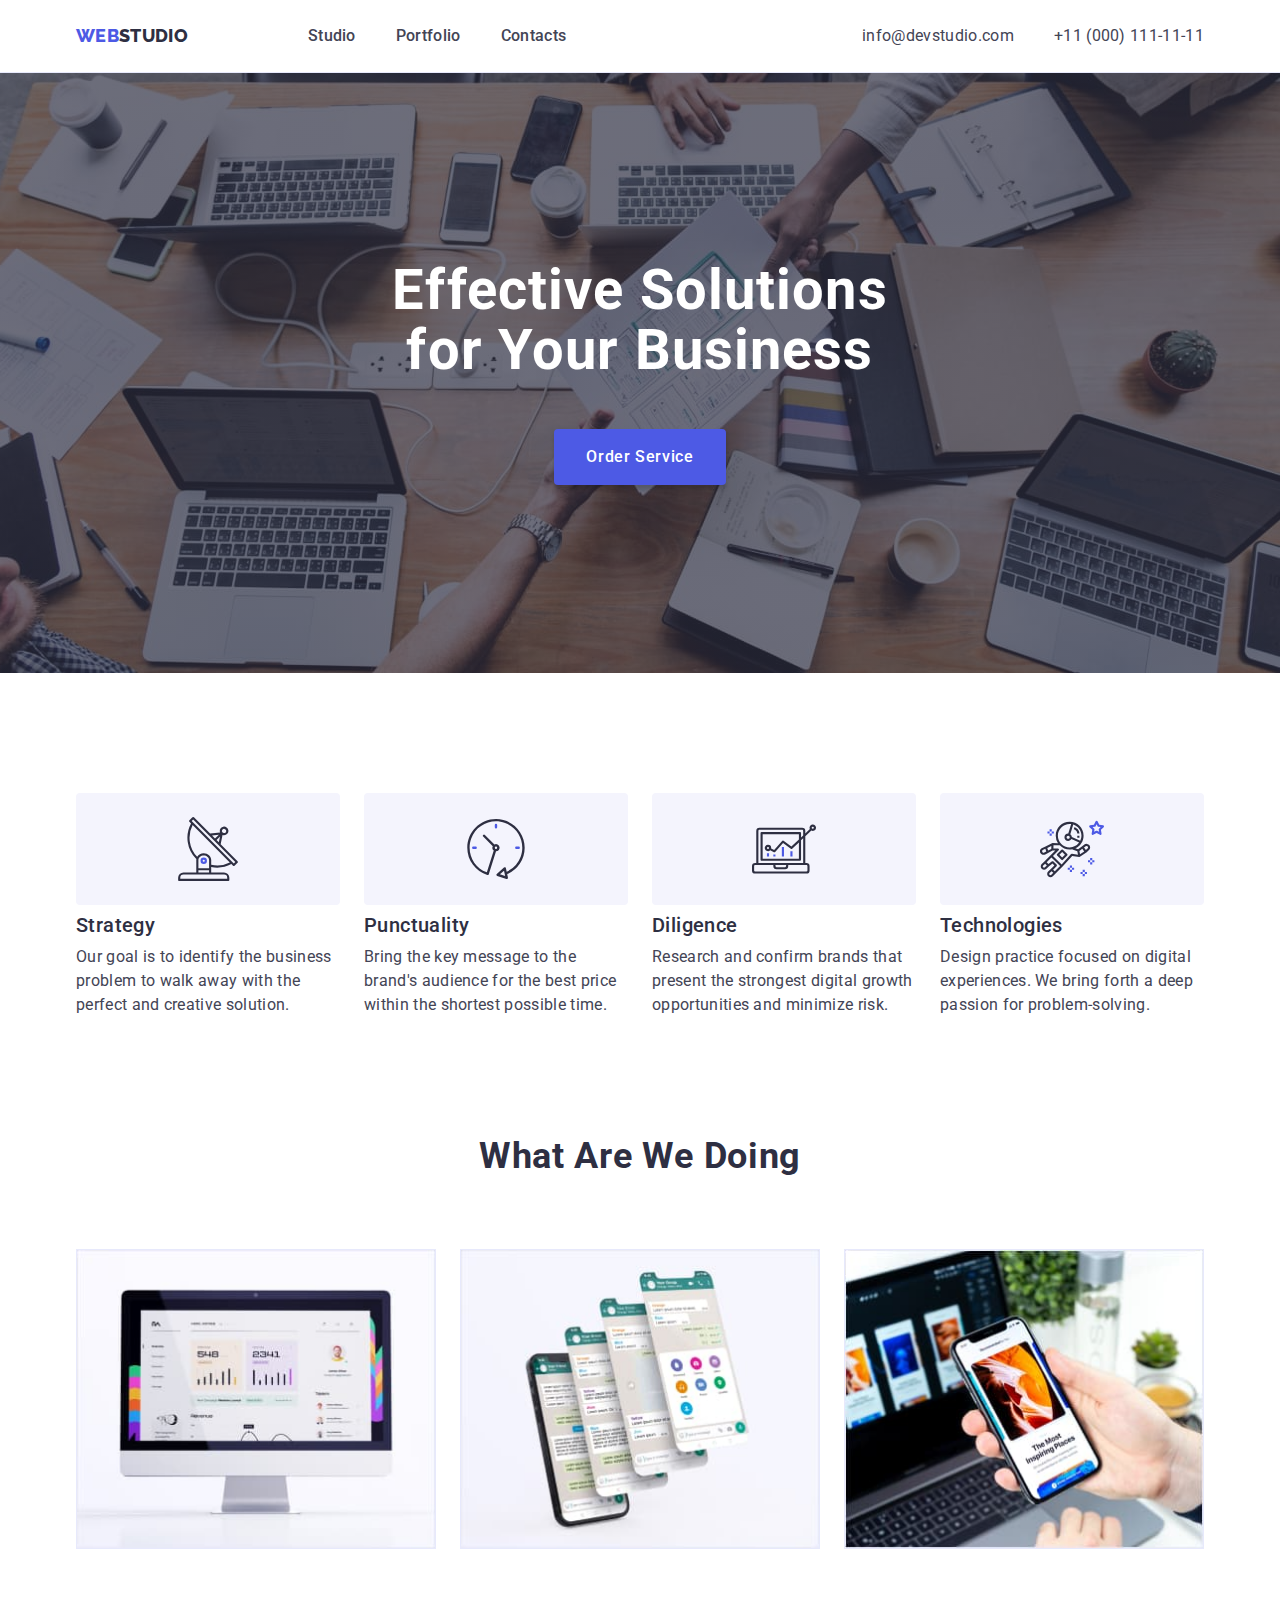
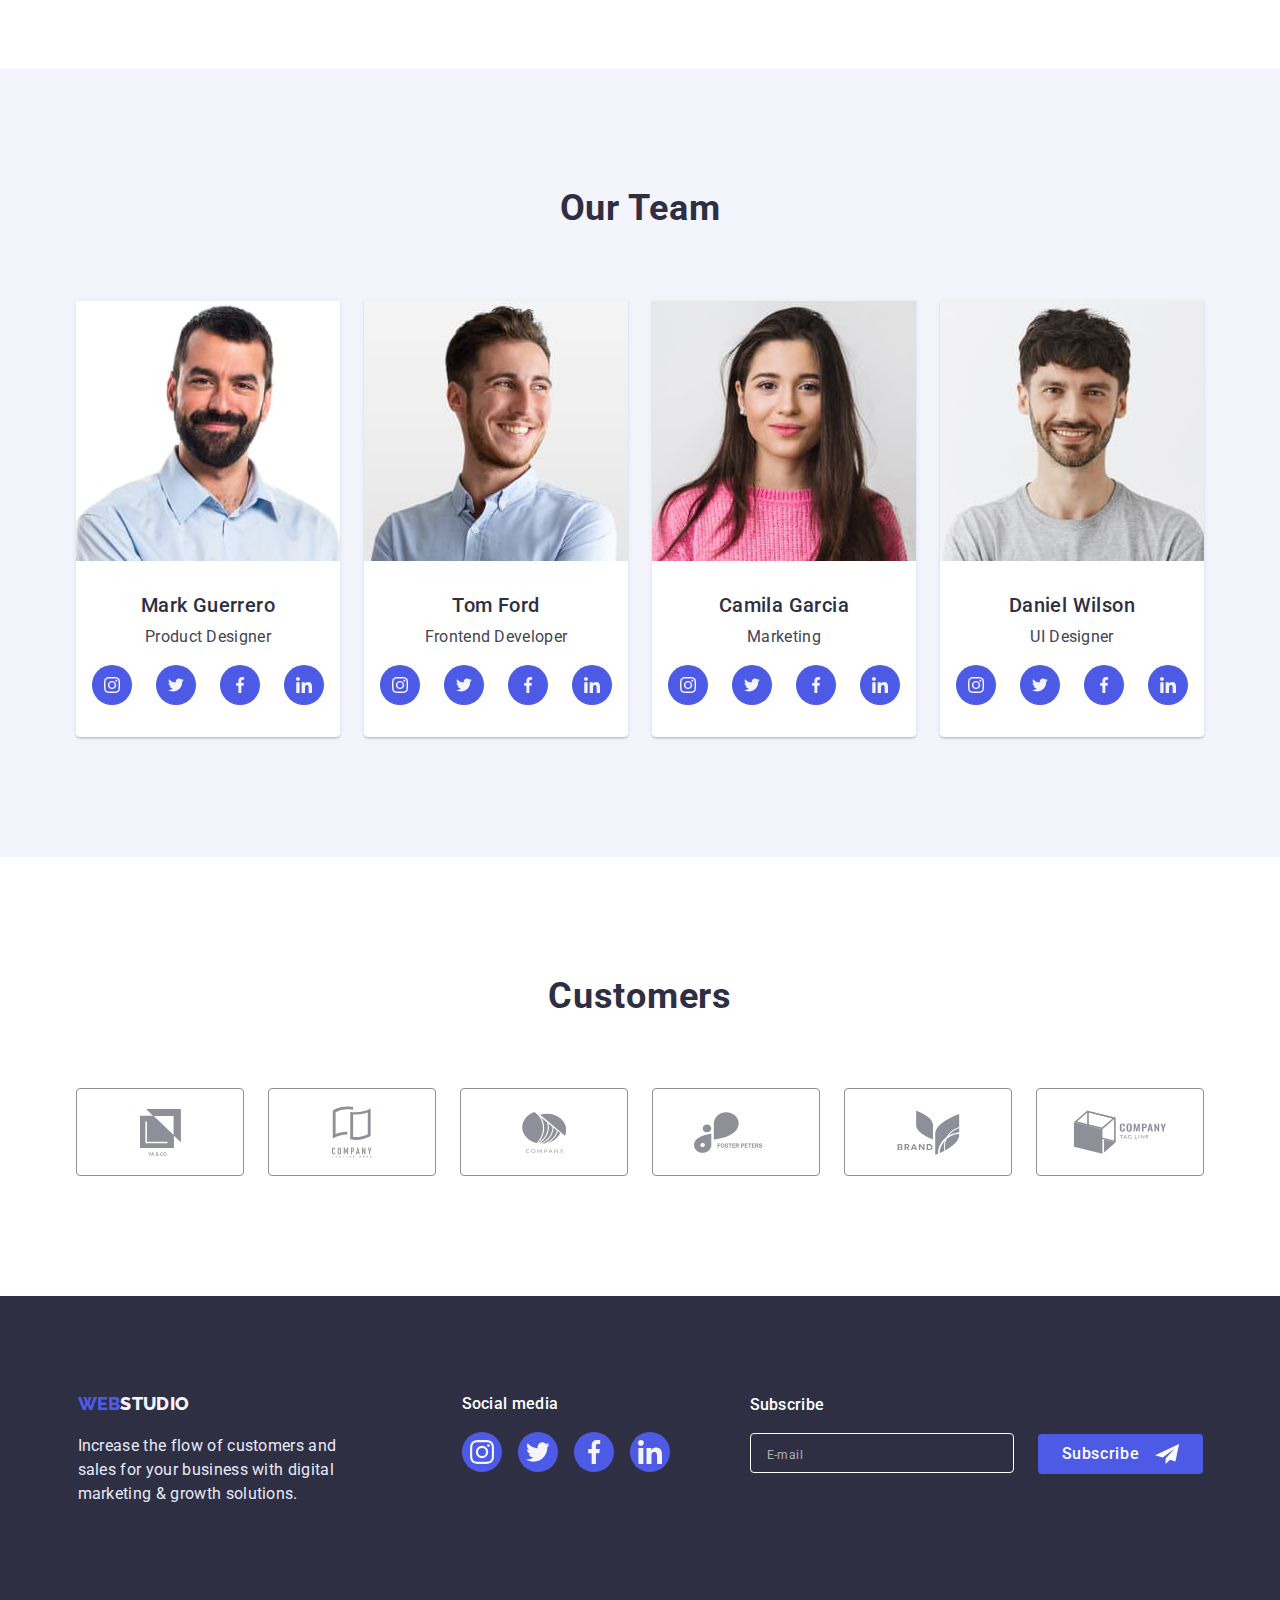
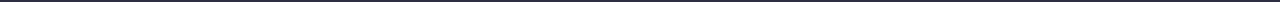
<file: index.html>
<!DOCTYPE html>
<html lang="en">
  <head>
    <meta charset="UTF-8" />
    <meta http-equiv="X-UA-Compatible" content="IE=edge" />
    <meta name="viewport" content="width=device-width, initial-scale=1.0" />
    <title>WebStudio</title>
    <link
      rel="stylesheet"
      href="https://cdn.jsdelivr.net/npm/modern-normalize@1.1.0/modern-normalize.min.css"
    />
    <link rel="stylesheet" href="./css/styles.css" />
    <link rel="preconnect" href="https://fonts.googleapis.com" />
    <link rel="preconnect" href="https://fonts.gstatic.com" crossorigin />
    <link
      href="https://fonts.googleapis.com/css2?family=Raleway:wght@800&family=Roboto:wght@400;500;700;900&display=swap"
      rel="stylesheet"
    />
  </head>
  <body>
    <!-- Шапка сайта с лого и навигацией -->
    <header class="page-header">
      <div class="container page-header-container">
        <nav class="page-nav">
          <a href="./index.html" class="logo">
            Web<span class="logo-second-color">Studio</span></a
          >
          <ul class="site-nav list">
            <li class="site-nav-item">
              <a href="./index.html">Studio</a>
            </li>
            <li class="site-nav-item">
              <a href="./portfolio.html">Portfolio</a>
            </li>
            <li class="site-nav-item"><a href="">Contacts</a></li>
          </ul>
        </nav>

        <address class="page-address">
          <ul class="contacts list">
            <li class="contacts-item">
              <a href="mailto:info@devstudio.com">info@devstudio.com</a>
            </li>
            <li class="contacts-item">
              <a href="tel:+110001111111">+11 (000) 111-11-11</a>
            </li>
          </ul>
        </address>

        <button type="button" class="mobile-menu-open js-open-menu">
          <svg class="mobile-menu-open-icon" width="32px" height="22px">
            <use href="./images/sprite.svg#icon-hamburger"></use>
          </svg>
        </button>
      </div>
      <div class="mobile-menu js-menu-container" id="mobile-menu">
        <div class="container mobile-menu-container">
          <button type="button" class="mobile-menu-close-btn js-close-menu">
            <svg class="mobile-menu-close-icon" width="8px" height="8px">
              <use href="./images/sprite.svg#icon-close-button"></use>
            </svg>
          </button>
          <div class="main-mobile-menu">
            <div class="mobile-menu-one">
              <ul class="site-nav-mobile list">
                <li class="site-mav-mobile-item"><a href="">Studio</a></li>
                <li class="site-mav-mobile-item"><a href="">Portfolio</a></li>
                <li class="site-mav-mobile-item"><a href="">Contacts</a></li>
              </ul>
            </div>
            <div class="mobile-menu-two">
              <ul class="contacts-mobile list">
                <li class="site-mav-mobile-item site-mav-mobile-item-tel">
                  <a href="tel:+110001111111">+11 (000) 111-11-11</a>
                </li>
                <li class="contacts-mobile-item">
                  <a href="mailto:info@devstudio.com">info@devstudio.com</a>
                </li>
              </ul>
              <ul class="social-media-mobile list">
                <li>
                  <a href="" class="social-list-link">
                    <svg class="social-media-icon" width="16px" height="16px">
                      <use href="./images/sprite.svg#icon-instagram"></use>
                    </svg>
                  </a>
                </li>
                <li>
                  <a href="" class="social-list-link">
                    <svg class="social-media-icon" width="16px" height="16px">
                      <use href="./images/sprite.svg#icon-twitter"></use>
                    </svg>
                  </a>
                </li>
                <li>
                  <a href="" class="social-list-link">
                    <svg class="social-media-icon" width="16px" height="16px">
                      <use href="./images/sprite.svg#icon-facebook"></use>
                    </svg>
                  </a>
                </li>
                <li>
                  <a href="" class="social-list-link">
                    <svg class="social-media-icon" width="16px" height="16px">
                      <use href="./images/sprite.svg#icon-linkedin"></use>
                    </svg>
                  </a>
                </li>
              </ul>
            </div>
          </div>
        </div>
      </div>
    </header>
    <!-- Главный контент -->
    <main>
      <!-- Блок герой -->
      <section class="hero">
        <div class="container">
          <h1 class="hero-title">Effective Solutions for Your Business</h1>
          <button type="button" class="hero-button" data-modal-open>
            Order Service
          </button>
        </div>
      </section>
      <!-- Преымущества -->
      <section class="container-advantages">
        <div class="container">
          <h2 class="section-title visually-hidden">Advantages</h2>
          <ul class="list advantages-list">
            <li class="advantages-list-item">
              <div class="advantages-box">
                <svg class="advantages-icon" width="64px" height="64px">
                  <use href="./images/sprite.svg#icon-antenna"></use>
                </svg>
              </div>

              <h3 class="item-title">Strategy</h3>
              <p class="section-item">
                Our goal is to identify the business problem to walk away with
                the perfect and creative solution.
              </p>
            </li>
            <li class="advantages-list-item">
              <div class="advantages-box">
                <svg class="advantages-icon" width="60px" height="64px">
                  <use href="./images/sprite.svg#icon-clock"></use>
                </svg>
              </div>

              <h3 class="item-title">Punctuality</h3>
              <p class="section-item">
                Bring the key message to the brand's audience for the best price
                within the shortest possible time.
              </p>
            </li>
            <li class="advantages-list-item">
              <div class="advantages-box">
                <svg class="advantages-icon" width="64px" height="64px">
                  <use href="./images/sprite.svg#icon-diagram"></use>
                </svg>
              </div>

              <h3 class="item-title">Diligence</h3>
              <p class="section-item">
                Research and confirm brands that present the strongest digital
                growth opportunities and minimize risk.
              </p>
            </li>
            <li class="advantages-list-item">
              <div class="advantages-box">
                <svg class="advantages-icon" width="64px" height="64px">
                  <use href="./images/sprite.svg#icon-astronaut"></use>
                </svg>
              </div>

              <h3 class="item-title">Technologies</h3>
              <p class="section-item">
                Design practice focused on digital experiences. We bring forth a
                deep passion for problem-solving.
              </p>
            </li>
          </ul>
        </div>
      </section>
      <!-- Что делают -->
      <section class="container-work">
        <div class="container">
          <h2 class="section-title">What are we doing</h2>
          <ul class="list works-list">
            <li class="work-list-item">
              <img
                srcset="./images/img1@2x.jpg 2x"
                src="./images/img1.jpg"
                alt="computer"
                width="360"
              />
            </li>
            <li class="work-list-item">
              <img
                srcset="./images/img2@2x.jpg 2x"
                src="./images/img2.jpg"
                alt="sreen-of-smartphone"
                width="360"
              />
            </li>
            <li class="work-list-item">
              <img
                srcset="./images/img3@2x.jpg 2x"
                src="./images/img3.jpg"
                alt="hand-holding-a-pnone-and-using-a-alaptop"
                width="360"
              />
            </li>
          </ul>
        </div>
      </section>
      <!-- Секция с командой -->
      <section class="team-section team-container">
        <div class="container">
          <h2 class="section-title">Our Team</h2>
          <ul class="list team-list">
            <li class="team-list-item">
              <img
                srcset="./images/mark@2x.jpg 2x"
                src="./images/mark.jpg"
                alt="portrait"
                width="264"
              />
              <h3 class="item-title item-title-team">Mark Guerrero</h3>
              <p class="section-item">Product Designer</p>
              <ul class="social-list list">
                <li>
                  <a href="" class="social-list-link">
                    <svg class="social-media-icon" width="16px" height="16px">
                      <use href="./images/sprite.svg#icon-instagram"></use>
                    </svg>
                  </a>
                </li>
                <li>
                  <a href="" class="social-list-link">
                    <svg class="social-media-icon" width="16px" height="16px">
                      <use href="./images/sprite.svg#icon-twitter"></use>
                    </svg>
                  </a>
                </li>
                <li>
                  <a href="" class="social-list-link">
                    <svg class="social-media-icon" width="16px" height="16px">
                      <use href="./images/sprite.svg#icon-facebook"></use>
                    </svg>
                  </a>
                </li>
                <li>
                  <a href="" class="social-list-link">
                    <svg class="social-media-icon" width="16px" height="16px">
                      <use href="./images/sprite.svg#icon-linkedin"></use>
                    </svg>
                  </a>
                </li>
              </ul>
            </li>
            <li class="team-list-item">
              <img
                srcset="./images/tom@2x.jpg 2x"
                src="./images/tom.jpg"
                alt="portrait"
                width="264"
              />
              <h3 class="item-title item-title-team">Tom Ford</h3>
              <p class="section-item">Frontend Developer</p>
              <ul class="social-list list">
                <li>
                  <a href="" class="social-list-link">
                    <svg class="social-media-icon" width="16px" height="16px">
                      <use href="./images/sprite.svg#icon-instagram"></use>
                    </svg>
                  </a>
                </li>
                <li>
                  <a href="" class="social-list-link">
                    <svg class="social-media-icon" width="16px" height="16px">
                      <use href="./images/sprite.svg#icon-twitter"></use>
                    </svg>
                  </a>
                </li>
                <li>
                  <a href="" class="social-list-link">
                    <svg class="social-media-icon" width="16px" height="16px">
                      <use href="./images/sprite.svg#icon-facebook"></use>
                    </svg>
                  </a>
                </li>
                <li>
                  <a href="" class="social-list-link">
                    <svg class="social-media-icon" width="16px" height="16px">
                      <use href="./images/sprite.svg#icon-linkedin"></use>
                    </svg>
                  </a>
                </li>
              </ul>
            </li>
            <li class="team-list-item">
              <img
                srcset="./images/camola@2x.jpg 2x"
                src="./images/camila.jpg"
                alt="portrait"
                width="264"
              />
              <h3 class="item-title item-title-team">Camila Garcia</h3>
              <p class="section-item">Marketing</p>
              <ul class="social-list list">
                <li>
                  <a href="" class="social-list-link">
                    <svg class="social-media-icon" width="16px" height="16px">
                      <use href="./images/sprite.svg#icon-instagram"></use>
                    </svg>
                  </a>
                </li>
                <li>
                  <a href="" class="social-list-link">
                    <svg class="social-media-icon" width="16px" height="16px">
                      <use href="./images/sprite.svg#icon-twitter"></use>
                    </svg>
                  </a>
                </li>
                <li>
                  <a href="" class="social-list-link">
                    <svg class="social-media-icon" width="16px" height="16px">
                      <use href="./images/sprite.svg#icon-facebook"></use>
                    </svg>
                  </a>
                </li>
                <li>
                  <a href="" class="social-list-link">
                    <svg class="social-media-icon" width="16px" height="16px">
                      <use href="./images/sprite.svg#icon-linkedin"></use>
                    </svg>
                  </a>
                </li>
              </ul>
            </li>
            <li class="team-list-item">
              <img
                srcset="./images/daniel@2x.jpg 2x"
                src="./images/daniel.jpg"
                alt="portrait"
                width="264"
              />
              <h3 class="item-title item-title-team">Daniel Wilson</h3>
              <p class="section-item">UI Designer</p>
              <ul class="social-list list">
                <li>
                  <a href="" class="social-list-link">
                    <svg class="social-media-icon" width="16px" height="16px">
                      <use href="./images/sprite.svg#icon-instagram"></use>
                    </svg>
                  </a>
                </li>
                <li>
                  <a href="" class="social-list-link">
                    <svg class="social-media-icon" width="16px" height="16px">
                      <use href="./images/sprite.svg#icon-twitter"></use>
                    </svg>
                  </a>
                </li>
                <li>
                  <a href="" class="social-list-link">
                    <svg class="social-media-icon" width="16px" height="16px">
                      <use href="./images/sprite.svg#icon-facebook"></use>
                    </svg>
                  </a>
                </li>
                <li>
                  <a href="" class="social-list-link">
                    <svg class="social-media-icon" width="16px" height="16px">
                      <use href="./images/sprite.svg#icon-linkedin"></use>
                    </svg>
                  </a>
                </li>
              </ul>
            </li>
          </ul>
        </div>
      </section>
      <section class="customers-container">
        <div class="container">
          <h2 class="section-title">Customers</h2>
          <ul class="list customer-list">
            <li class="customer-list-item">
              <a href="" class="customer-link">
                <svg class="customer-icon" width="41px" height="47px">
                  <use href="./images/sprite.svg#icon-company1"></use>
                </svg>
              </a>
            </li>
            <li class="customer-list-item">
              <a href="" class="customer-link">
                <svg class="customer-icon" width="40px" height="52px">
                  <use href="./images/sprite.svg#icon-company2"></use>
                </svg>
              </a>
            </li>
            <li class="customer-list-item">
              <a href="" class="customer-link">
                <svg class="customer-icon" width="44px" height="41px">
                  <use href="./images/sprite.svg#icon-company3"></use>
                </svg>
              </a>
            </li>
            <li class="customer-list-item">
              <a href="" class="customer-link">
                <svg class="customer-icon" width="84px" height="41px">
                  <use href="./images/sprite.svg#icon-company4"></use>
                </svg>
              </a>
            </li>
            <li class="customer-list-item">
              <a href="" class="customer-link">
                <svg class="customer-icon" width="63px" height="45px">
                  <use href="./images/sprite.svg#icon-company5"></use>
                </svg>
              </a>
            </li>
            <li class="customer-list-item">
              <a href="" class="customer-link">
                <svg class="customer-icon" width="94px" height="44px">
                  <use href="./images/sprite.svg#icon-company6"></use>
                </svg>
              </a>
            </li>
          </ul>
        </div>
      </section>
    </main>
    <footer class="page-footer container-footer">
      <div class="container footer-full-flex">
        <div class="footer-tablet-wrapper">
          <div class="footer-logo-block footer-block">
            <a href="./index.html" class="logo logo-footer">
              Web<span class="logo-third-color">Studio</span>
            </a>
            <p class="footer-item">
              Increase the flow of customers and sales for your business with
              digital marketing & growth solutions.
            </p>
          </div>
          <div class="footer-social-media-block footer-block">
            <p class="footer-social-media-text">Social media</p>
            <ul class="list footer-social-media-list">
              <li>
                <a href="" class="footer-social-list-link">
                  <svg class="social-media-icon" width="24px" height="24px">
                    <use href="./images/sprite.svg#icon-instagram"></use>
                  </svg>
                </a>
              </li>
              <li>
                <a href="" class="footer-social-list-link">
                  <svg class="social-media-icon" width="24px" height="24px">
                    <use href="./images/sprite.svg#icon-twitter"></use>
                  </svg>
                </a>
              </li>
              <li>
                <a href="" class="footer-social-list-link">
                  <svg class="social-media-icon" width="24px" height="24px">
                    <use href="./images/sprite.svg#icon-facebook"></use>
                  </svg>
                </a>
              </li>
              <li>
                <a href="" class="footer-social-list-link">
                  <svg class="social-media-icon" width="24px" height="24px">
                    <use href="./images/sprite.svg#icon-linkedin"></use>
                  </svg>
                </a>
              </li>
            </ul>
          </div>
        </div>
        <div class="footer-subscribe-field footer-block">
          <p class="footer-subscribe-text">Subscribe</p>
          <form class="footer-subscribe-form">
            <div class="footer-subscribe-wrapper">
              <input
                type="email"
                name="email_subscribe"
                class="footer-subscribe-input"
                placeholder="E-mail"
                pattern="[a-z0-9._%+-]+@[a-z0-9.-]+\.[a-z]{2,4}$"
              />
              <button type="submit" class="subsribe-btn">
                Subscribe
                <svg class="footer-subscribe-icon" width="24px" height="20px">
                  <use href="./images/icons.svg#icon-send"></use>
                </svg>
              </button>
            </div>
          </form>
        </div>
      </div>
    </footer>

    <div class="backdrop is-hidden" data-modal>
      <div class="modal">
        <button type="button" class="modal-close-btn" data-modal-close>
          <svg class="modal-close-icon" width="8px" height="8px">
            <use href="./images/sprite.svg#icon-close-button"></use>
          </svg>
        </button>
        <form class="modal-form">
          <p class="modal-form-text">
            Leave your contacts and we will call you back
          </p>
          <label class="modal-form-field">
            <span class="modal-form-input-descr">Name</span>

            <span class="modal-form-input-wrapper">
              <input
                type="text"
                class="modal-form-input"
                name="user_name"
                pattern="[a-zA-Z]+"
                minlength="2"
              />
              <svg class="modal-form-input-icon">
                <use href="./images/icons.svg#icon-person"></use>
              </svg>
            </span>
          </label>
          <label class="modal-form-field">
            <span class="modal-form-input-descr">Phone</span>
            <span class="modal-form-input-wrapper">
              <input
                type="tel"
                class="modal-form-input"
                name="user_phone"
                pattern="[0-9]{3}-[0-9]{3}-[0-9]{2}-[0-9]{2}"
                title="xxx-xxx-xx-xx"
              />
              <svg class="modal-form-input-icon">
                <use href="./images/icons.svg#icon-phone"></use>
              </svg>
            </span>
          </label>
          <label class="modal-form-field">
            <span class="modal-form-input-descr">Email</span>
            <span class="modal-form-input-wrapper">
              <input
                type="email"
                class="modal-form-input"
                name="user_email"
                pattern="[a-z0-9._%+-]+@[a-z0-9.-]+\.[a-z]{2,4}$"
              />
              <svg class="modal-form-input-icon">
                <use href="./images/icons.svg#icon-email"></use>
              </svg>
            </span>
          </label>
          <label class="modal-form-field">
            <span class="modal-form-input-descr">Comment</span>
            <textarea
              class="modal-form-message"
              name="user_message"
              placeholder="Text input"
            ></textarea>
          </label>
          <input
            id="user-policy"
            type="checkbox"
            class="modal-form-check visually-hidden"
            name="user_policy"
          />
          <label for="user-policy" class="modal-form-check-descr"
            >I accept the terms and conditions of the&nbsp;
            <a class="modal-policy-link" href="">Privacy Policy</a>
          </label>
          <button class="modal-form-submit" type="submit">Send</button>
        </form>
      </div>
    </div>
    <script src="./js/modal.js"></script>
    <script src="./js/mobile-menu.js"></script>
  </body>
</html>
</file>
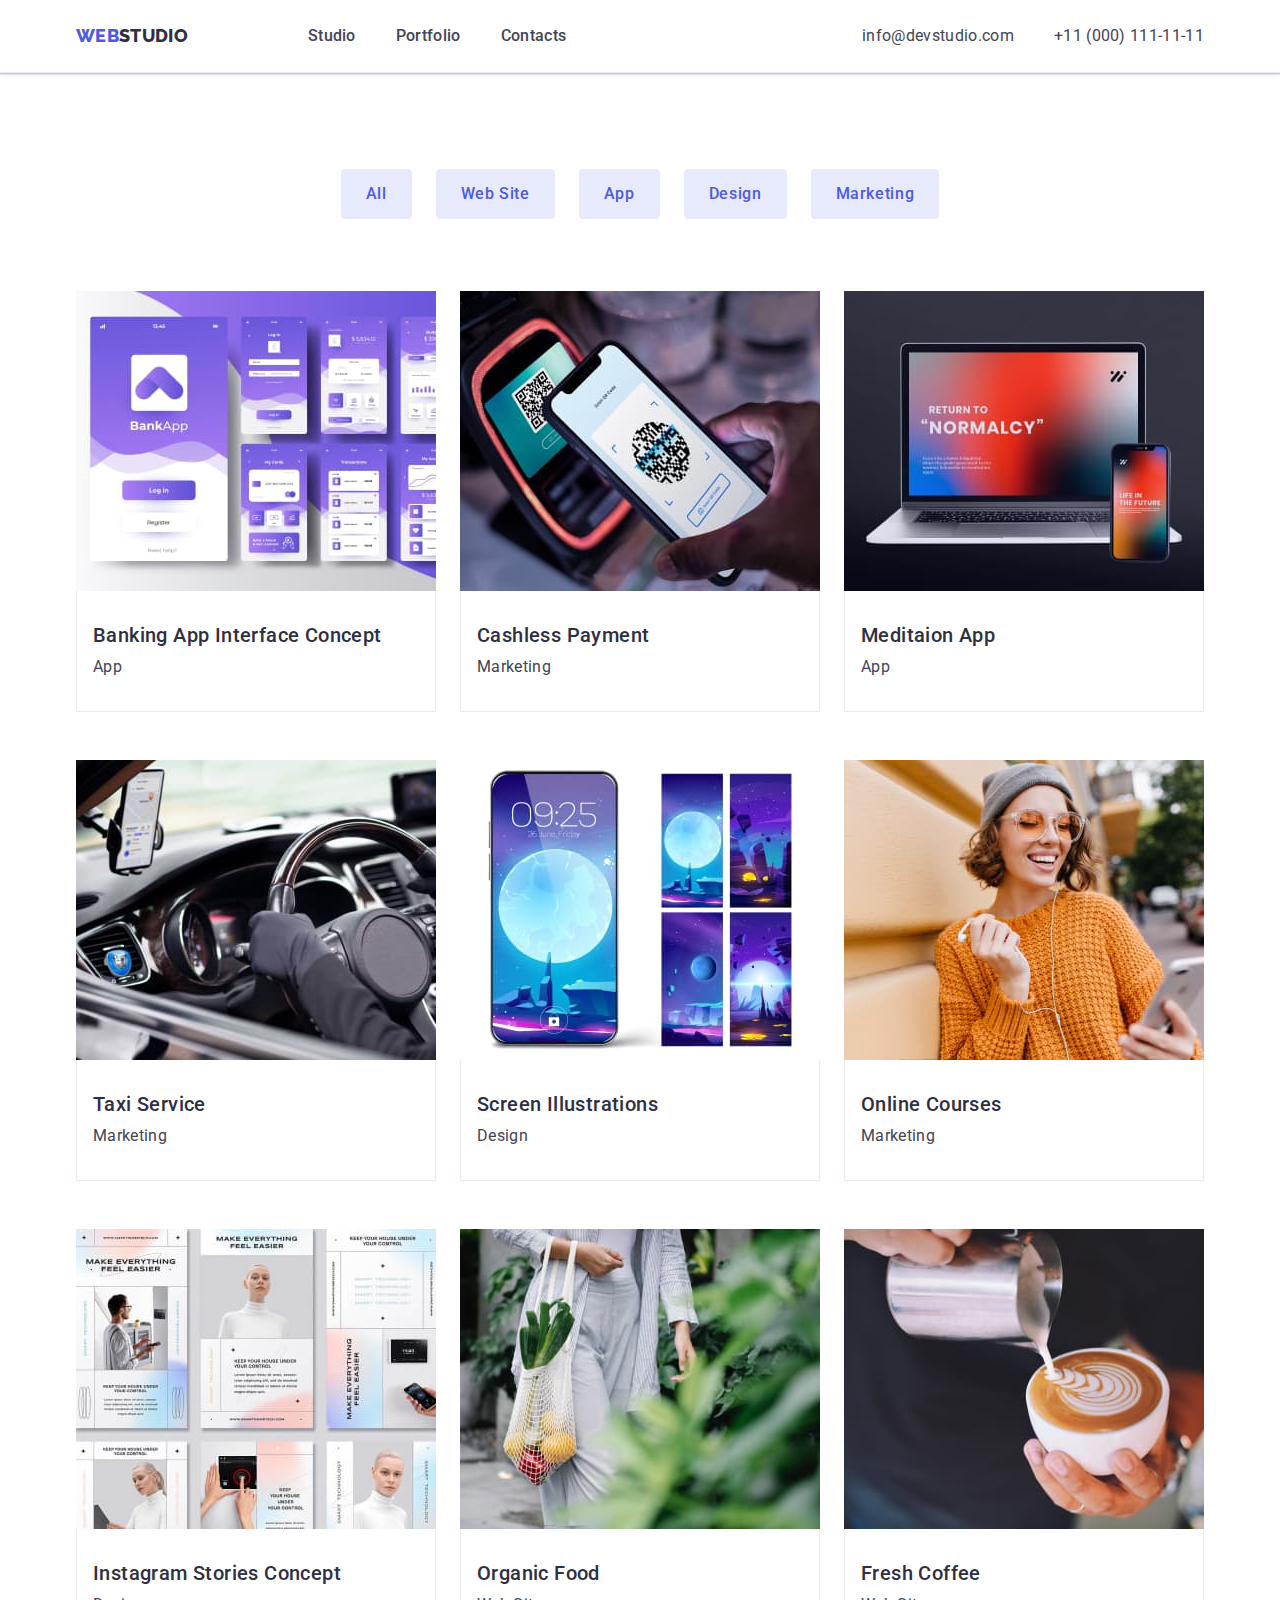
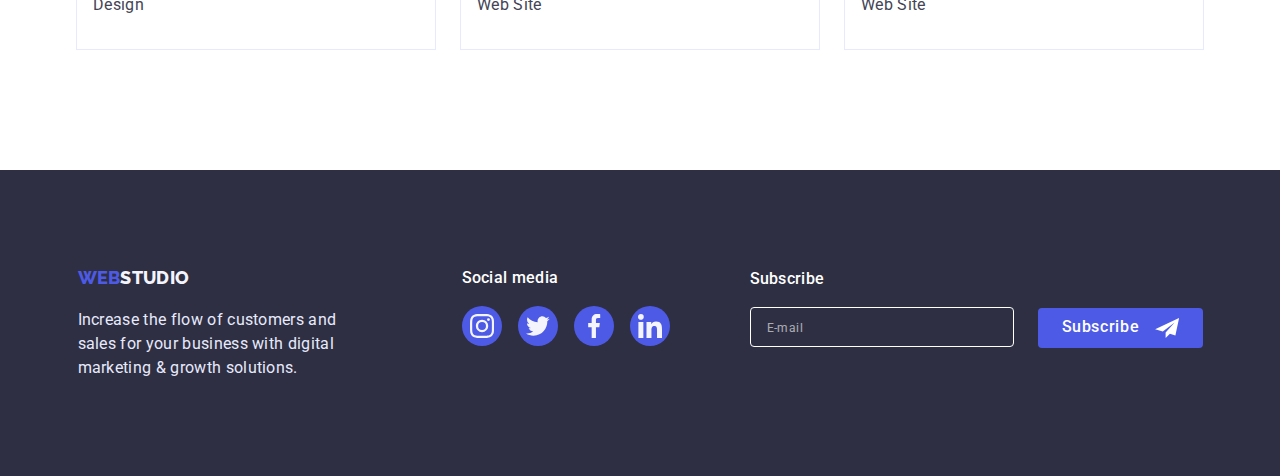
<file: portfolio.html>
<!DOCTYPE html>
<html lang="en">
  <head>
    <meta charset="UTF-8" />
    <meta http-equiv="X-UA-Compatible" content="IE=edge" />
    <meta name="viewport" content="width=device-width, initial-scale=1.0" />
    <title>Portfolio</title>
    <link
      rel="stylesheet"
      href="https://cdn.jsdelivr.net/npm/modern-normalize@1.1.0/modern-normalize.min.css"
    />
    <link rel="stylesheet" href="./css/styles.css" />
    <link rel="preconnect" href="https://fonts.googleapis.com" />
    <link rel="preconnect" href="https://fonts.gstatic.com" crossorigin />
    <link
      href="https://fonts.googleapis.com/css2?family=Raleway:wght@800&family=Roboto:wght@400;500;700;900&display=swap"
      rel="stylesheet"
    />
  </head>
  <body>
    <!-- шапка сайта -->
    <header class="page-header">
      <div class="container page-header-container">
        <nav class="page-nav">
          <a href="./index.html" class="logo">
            Web<span class="logo-second-color">Studio</span></a
          >
          <ul class="site-nav list">
            <li class="site-nav-item">
              <a href="./index.html">Studio</a>
            </li>
            <li class="site-nav-item">
              <a href="./portfolio.html">Portfolio</a>
            </li>
            <li class="site-nav-item"><a href="">Contacts</a></li>
          </ul>
        </nav>

        <address class="page-address">
          <ul class="contacts list">
            <li class="contacts-item">
              <a href="mailto:info@devstudio.com">info@devstudio.com</a>
            </li>
            <li class="contacts-item">
              <a href="tel:+110001111111">+11 (000) 111-11-11</a>
            </li>
          </ul>
        </address>

        <button type="button" class="mobile-menu-open js-open-menu">
          <svg class="mobile-menu-open-icon" width="32px" height="22px">
            <use href="./images/sprite.svg#icon-hamburger"></use>
          </svg>
        </button>
      </div>
      <div class="mobile-menu js-menu-container" id="mobile-menu">
        <div class="container mobile-menu-container">
          <button type="button" class="mobile-menu-close-btn js-close-menu">
            <svg class="mobile-menu-close-icon" width="8px" height="8px">
              <use href="./images/sprite.svg#icon-close-button"></use>
            </svg>
          </button>
          <div class="main-mobile-menu">
            <div class="mobile-menu-one">
              <ul class="site-nav-mobile list">
                <li class="site-mav-mobile-item"><a href="">Studio</a></li>
                <li class="site-mav-mobile-item"><a href="">Portfolio</a></li>
                <li class="site-mav-mobile-item"><a href="">Contacts</a></li>
              </ul>
            </div>
            <div class="mobile-menu-two">
              <ul class="contacts-mobile list">
                <li class="site-mav-mobile-item site-mav-mobile-item-tel">
                  <a href="tel:+110001111111">+11 (000) 111-11-11</a>
                </li>
                <li class="contacts-mobile-item">
                  <a href="mailto:info@devstudio.com">info@devstudio.com</a>
                </li>
              </ul>
              <ul class="social-media-mobile list">
                <li>
                  <a href="" class="social-list-link">
                    <svg class="social-media-icon" width="16px" height="16px">
                      <use href="./images/sprite.svg#icon-instagram"></use>
                    </svg>
                  </a>
                </li>
                <li>
                  <a href="" class="social-list-link">
                    <svg class="social-media-icon" width="16px" height="16px">
                      <use href="./images/sprite.svg#icon-twitter"></use>
                    </svg>
                  </a>
                </li>
                <li>
                  <a href="" class="social-list-link">
                    <svg class="social-media-icon" width="16px" height="16px">
                      <use href="./images/sprite.svg#icon-facebook"></use>
                    </svg>
                  </a>
                </li>
                <li>
                  <a href="" class="social-list-link">
                    <svg class="social-media-icon" width="16px" height="16px">
                      <use href="./images/sprite.svg#icon-linkedin"></use>
                    </svg>
                  </a>
                </li>
              </ul>
            </div>
          </div>
        </div>
      </div>
    </header>
    <!--Главный контент  -->
    <main>
      <!--  Фильтры-->
      <section class="container-filter">
        <div class="container">
          <h1 class="visually-hidden">Portfolio</h1>
          <ul class="list filter-button-list container-buttons">
            <li class="filter-button-item">
              <button class="filter-button" type="button">All</button>
            </li>
            <li class="filter-button-item">
              <button class="filter-button" type="button">Web Site</button>
            </li>
            <li class="filter-button-item">
              <button class="filter-button" type="button">App</button>
            </li>
            <li class="filter-button-item">
              <button class="filter-button" type="button">Design</button>
            </li>
            <li class="filter-button-item">
              <button class="filter-button" type="button">Marketing</button>
            </li>
          </ul>

          <!-- Элементы портфолио -->
          <h2 class="visually-hidden">Portfolio items</h2>
          <ul class="list list-cards">
            <li class="portfolio-item-card">
              <a class="portfolio-item-link" href="">
                <div class="portfolio-item-img">
                  <img src="./images/1img.jpg" alt="Banking app" width="360" />
                  <p class="overlay">
                    14 Stylish and User-Friendly App Design Concepts · Task
                    Manager App · Calorie Tracker App · Exotic Fruit Ecommerce
                    App · Cloud Storage App
                  </p>
                </div>

                <div class="portfolio-item-border">
                  <h3 class="item-title portfoilio-section-title">
                    Banking App Interface Concept
                  </h3>
                  <p class="section-item portfoilio-section-item">App</p>
                </div>
              </a>
            </li>
            <li class="portfolio-item-card">
              <a class="portfolio-item-link" href="">
                <div class="portfolio-item-img">
                  <img
                    src="./images/2img.jpg"
                    alt="Phone payment"
                    width="360"
                  />
                  <p class="overlay">
                    14 Stylish and User-Friendly App Design Concepts · Task
                    Manager App · Calorie Tracker App · Exotic Fruit Ecommerce
                    App · Cloud Storage App
                  </p>
                </div>

                <div class="portfolio-item-border">
                  <h3 class="item-title portfoilio-section-title">
                    Cashless Payment
                  </h3>
                  <p class="section-item portfoilio-section-item">Marketing</p>
                </div>
              </a>
            </li>
            <li class="portfolio-item-card">
              <a class="portfolio-item-link" href="">
                <div class="portfolio-item-img">
                  <img
                    src="./images/3img.jpg"
                    alt="Phone and laptop"
                    width="360"
                  />
                  <p class="overlay">
                    14 Stylish and User-Friendly App Design Concepts · Task
                    Manager App · Calorie Tracker App · Exotic Fruit Ecommerce
                    App · Cloud Storage App
                  </p>
                </div>

                <div class="portfolio-item-border">
                  <h3 class="item-title portfoilio-section-title">
                    Meditaion App
                  </h3>
                  <p class="section-item portfoilio-section-item">App</p>
                </div>
              </a>
            </li>
            <li class="portfolio-item-card">
              <a class="portfolio-item-link" href="">
                <div class="portfolio-item-img">
                  <img src="./images/4img.jpg" alt="Car wheel" width="360" />
                  <p class="overlay">
                    14 Stylish and User-Friendly App Design Concepts · Task
                    Manager App · Calorie Tracker App · Exotic Fruit Ecommerce
                    App · Cloud Storage App
                  </p>
                </div>

                <div class="portfolio-item-border">
                  <h3 class="item-title portfoilio-section-title">
                    Taxi Service
                  </h3>
                  <p class="section-item portfoilio-section-item">Marketing</p>
                </div>
              </a>
            </li>
            <li class="portfolio-item-card">
              <a class="portfolio-item-link" href="">
                <div class="portfolio-item-img">
                  <img
                    src="./images/5img.jpg"
                    alt="Phone and layouts of a background"
                    width="360"
                  />
                  <p class="overlay">
                    14 Stylish and User-Friendly App Design Concepts · Task
                    Manager App · Calorie Tracker App · Exotic Fruit Ecommerce
                    App · Cloud Storage App
                  </p>
                </div>

                <div class="portfolio-item-border">
                  <h3 class="item-title portfoilio-section-title">
                    Screen Illustrations
                  </h3>
                  <p class="section-item portfoilio-section-item">Design</p>
                </div>
              </a>
            </li>
            <li class="portfolio-item-card">
              <a class="portfolio-item-link" href="">
                <div class="portfolio-item-img">
                  <img
                    src="./images/6img.jpg"
                    alt="Smiling girl with a phone"
                    width="360"
                  />
                  <p class="overlay">
                    14 Stylish and User-Friendly App Design Concepts · Task
                    Manager App · Calorie Tracker App · Exotic Fruit Ecommerce
                    App · Cloud Storage App
                  </p>
                </div>

                <div class="portfolio-item-border">
                  <h3 class="item-title portfoilio-section-title">
                    Online Courses
                  </h3>
                  <p class="section-item portfoilio-section-item">Marketing</p>
                </div>
              </a>
            </li>
            <li class="portfolio-item-card">
              <a class="portfolio-item-link" href="">
                <div class="portfolio-item-img">
                  <img
                    src="./images/7img.jpg"
                    alt="Layouts of instagram stories"
                    width="360"
                  />
                  <p class="overlay">
                    14 Stylish and User-Friendly App Design Concepts · Task
                    Manager App · Calorie Tracker App · Exotic Fruit Ecommerce
                    App · Cloud Storage App
                  </p>
                </div>

                <div class="portfolio-item-border">
                  <h3 class="item-title portfoilio-section-title">
                    Instagram Stories Concept
                  </h3>
                  <p class="section-item portfoilio-section-item">Design</p>
                </div>
              </a>
            </li>
            <li class="portfolio-item-card">
              <a class="portfolio-item-link" href="">
                <div class="portfolio-item-img">
                  <img
                    src="./images/8img.jpg"
                    alt="Bag with vegetables"
                    width="360"
                  />
                  <p class="overlay">
                    14 Stylish and User-Friendly App Design Concepts · Task
                    Manager App · Calorie Tracker App · Exotic Fruit Ecommerce
                    App · Cloud Storage App
                  </p>
                </div>

                <div class="portfolio-item-border">
                  <h3 class="item-title portfoilio-section-title">
                    Organic Food
                  </h3>
                  <p class="section-item portfoilio-section-item">Web Site</p>
                </div>
              </a>
            </li>
            <li class="portfolio-item-card">
              <a class="portfolio-item-link" href="">
                <div class="portfolio-item-img">
                  <img
                    src="./images/9img.jpg"
                    alt="Barista making a coffee"
                    width="360"
                  />
                  <p class="overlay">
                    14 Stylish and User-Friendly App Design Concepts · Task
                    Manager App · Calorie Tracker App · Exotic Fruit Ecommerce
                    App · Cloud Storage App
                  </p>
                </div>

                <div class="portfolio-item-border">
                  <h3 class="item-title portfoilio-section-title">
                    Fresh Coffee
                  </h3>
                  <p class="section-item portfoilio-section-item">Web Site</p>
                </div>
              </a>
            </li>
          </ul>
        </div>
      </section>
    </main>
    <footer class="page-footer container-footer">
      <div class="container footer-full-flex">
        <div class="footer-tablet-wrapper">
          <div class="footer-logo-block footer-block">
            <a href="./index.html" class="logo logo-footer">
              Web<span class="logo-third-color">Studio</span>
            </a>
            <p class="footer-item">
              Increase the flow of customers and sales for your business with
              digital marketing & growth solutions.
            </p>
          </div>
          <div class="footer-social-media-block footer-block">
            <p class="footer-social-media-text">Social media</p>
            <ul class="list footer-social-media-list">
              <li>
                <a href="" class="footer-social-list-link">
                  <svg class="social-media-icon" width="24px" height="24px">
                    <use href="./images/sprite.svg#icon-instagram"></use>
                  </svg>
                </a>
              </li>
              <li>
                <a href="" class="footer-social-list-link">
                  <svg class="social-media-icon" width="24px" height="24px">
                    <use href="./images/sprite.svg#icon-twitter"></use>
                  </svg>
                </a>
              </li>
              <li>
                <a href="" class="footer-social-list-link">
                  <svg class="social-media-icon" width="24px" height="24px">
                    <use href="./images/sprite.svg#icon-facebook"></use>
                  </svg>
                </a>
              </li>
              <li>
                <a href="" class="footer-social-list-link">
                  <svg class="social-media-icon" width="24px" height="24px">
                    <use href="./images/sprite.svg#icon-linkedin"></use>
                  </svg>
                </a>
              </li>
            </ul>
          </div>
        </div>
        <div class="footer-subscribe-field footer-block">
          <p class="footer-subscribe-text">Subscribe</p>
          <form class="footer-subscribe-form">
            <div class="footer-subscribe-wrapper">
              <input
                type="email"
                name="email_subscribe"
                class="footer-subscribe-input"
                placeholder="E-mail"
                pattern="[a-z0-9._%+-]+@[a-z0-9.-]+\.[a-z]{2,4}$"
              />
              <button type="submit" class="subsribe-btn">
                Subscribe
                <svg class="footer-subscribe-icon" width="24px" height="20px">
                  <use href="./images/icons.svg#icon-send"></use>
                </svg>
              </button>
            </div>
          </form>
        </div>
      </div>
    </footer>
  </body>
</html>
</file>
<file: css/styles.css>
/* 
COLORS
ФОН
Фон шапкі #FFFFFF
Основной фон светлый  #E5E5E5 
Фон героя #2E2F42
Фон секции НАША КОМАНДА #F4F4FD
Фон футера #2E2F42

Цвета шрифтов
Цвет веб #4D5AE5
Цвет студио #2E2F42

Цвет шапки и заголовков #2E2F42
Цвет основного текста абзацев #434455

Цвет текста в футере #E7E9FC

*/
:root {
  --main-background-color: #ffffff;
  --our-team-background-color: #f4f4fd;
  --hero-background-color: #2e2f42;
  --footer-background-color: #2e2f42;
  --logo-first-color: #4d5ae5;
  --logo-footer-second-color: #f4f4fd;
  --logo-second-color: #2e2f42;
  --side-nav-color: #2e2f42;
  --side-nav-active-color: #404bbf;
  --contacts-color: #434455;
  --contacts-active-color: #404bbf;
  --hero-title-color: #ffffff;
  --hero-button-background-color: #4d5ae5;
  --hero-button-active-background-color: #404bbf;
  --title-color: #2e2f42;
  --main-color: #434455;
  --footer-text-color: #e7e9fc;
  --footer-active-color: #31d0aa;
  --fiter-background-color: #e7e9fc;
  --fiter-background-active-color: #404bbf;
  --filter-color: #4d5ae5;
  --filter-active-color: #ffffff;
  --icons-fill-color: #8e8f99;
}

h1,
h2,
h3,
h4,
p {
  margin-top: 0;
  margin-bottom: 0;
}

ul,
ol {
  margin-top: 0;
  margin-bottom: 0;
  padding-left: 0;
}

img {
  display: block;
  max-width: 100%;
}

.list {
  list-style: none;
  text-decoration: none;
}

body a {
  color: inherit;
  text-decoration: none;
}

body {
  background-color: var(--main-background-color);
  color: var(--main-color);
  font-family: "Roboto", sans-serif;
  font-size: 16px;
  line-height: 1.5;
  letter-spacing: 0.02em;
}
/* ======================КОНТЕЙНЕР ОБЩИЙ============================ */
/* .container {
  width: 1158px;
  margin-left: auto;
  margin-right: auto;
  padding-left: 15px;
  padding-right: 15px;
} */

/* ===========================Контейнер адаптив=============================================== */

.container {
  width: 100%;
  padding-left: 15px;
  padding-right: 15px;
  margin-left: auto;
  margin-right: auto;
}

.mobile-menu-container {
  position: relative;
  padding-top: 80px;
  padding-left: 40px;
  padding-bottom: 40px;
}

.main-mobile-menu {
  display: flex;
  flex-direction: column;
  height: 83vh;
}

.mobile-menu-one {
  margin-bottom: auto;
}

@media screen and (min-width: 480px) {
  .container {
    max-width: 426px;
    margin-left: auto;
    margin-right: auto;
  }
}

@media screen and (min-width: 768px) {
  .container {
    max-width: 766px;
  }
}

@media screen and (min-width: 1200px) {
  .container {
    max-width: 1158px;
  }
}

/* ===================LOGO============= */
.logo {
  color: var(--logo-first-color);
  text-decoration: none;
  font-family: "Raleway", sans-serif;
  font-weight: 800;
  font-size: 18px;
  line-height: 1.3;
  text-transform: uppercase;
}

.logo-second-color {
  color: var(--logo-second-color);
}
.logo-third-color {
  color: var(--logo-footer-second-color);
}

/* ======================HEADER MOBILE============================ */

@media screen and (max-width: 767px) {
  .site-nav {
    display: none;
  }

  .contacts {
    display: none;
  }
}

.page-header-container {
  display: flex;
  align-items: center;
  justify-content: space-between;
}

.page-header {
  padding-top: 24px;
  padding-bottom: 24px;
  border-bottom: 1px solid var(--fiter-background-color);
  box-shadow: 0px 2px 1px rgba(46, 47, 66, 0.08),
    0px 1px 1px rgba(46, 47, 66, 0.16), 0px 1px 6px rgba(46, 47, 66, 0.08);
}

/* ========================MPBILE MENU====================== */

.list {
  list-style: none;
  text-decoration: none;
}

.mobile-menu-open {
  background-color: transparent;
  border: none;
  padding: 0;
  line-height: 0;
}

.mobile-menu {
  position: fixed;
  width: 100%;
  height: 100%;
  top: 0;
  left: 0;
  background-color: var(--main-background-color);
  z-index: 1000;
  opacity: 0;
  visibility: hidden;
  pointer-events: none;
}

.mobile-menu.is-open {
  opacity: 1;
  visibility: visible;
  pointer-events: auto;
}

.mobile-menu-close-icon {
  fill: var(--hero-background-color);
}

.mobile-menu-close-btn {
  position: absolute;
  top: 24px;
  right: 24px;
  width: 24px;
  height: 24px;
  border-radius: 50%;
  background-color: transparent;
  border: 1px solid rgba(46, 47, 66, 0.1);
  padding: 0;
  display: flex;
  justify-content: center;
  align-items: center;
  cursor: pointer;
  transition: background-color 250ms cubic-bezier(0.4, 0, 0.2, 1);
}

.site-mav-mobile-item {
  font-weight: 700;
  font-size: 36px;
  line-height: 1.11;
  letter-spacing: 0.02em;
  text-transform: capitalize;
  color: var(--side-nav-color);
}

.site-mav-mobile-item-tel {
  color: var(--filter-color);
}

.site-mav-mobile-item:not(:last-child) {
  margin-bottom: 40px;
}

.site-mav-mobile-item > a:focus {
  color: var(--contacts-active-color);
}

/* .site-nav-mobile {
  margin-bottom: 264px;
} */

.contacts-mobile {
  margin-bottom: 48px;
}

.contacts-mobile-item {
  font-weight: 500;
  font-size: 20px;
  line-height: 1.2;
  letter-spacing: 0.02em;
  color: var(--contacts-color);
}

.social-media-mobile {
  display: flex;
  gap: 56px;
  justify-content: left;
}

@media screen and (max-width: 400px) {
  .contacts-mobile > .site-mav-mobile-item-tel {
    font-size: 25px;
  }

  .social-media-mobile {
    gap: 35px;
  }
}

/* ========================MPBILE MENU CLOSE====================== */

/* ========================TABLET HEADER====================== */

@media screen and (min-width: 768px) {
  .mobile-menu {
    display: none;
  }

  .mobile-menu-open {
    display: none;
  }

  .page-header {
    padding-top: 16px;
    padding-bottom: 16px;
  }

  .page-nav {
    display: flex;
    gap: 120px;
  }

  .site-nav {
    display: flex;
    align-items: center;
  }

  .site-nav-item:not(:last-child) {
    margin-right: 40px;
  }

  .page-address {
    margin-left: auto;
  }

  .site-nav a {
    color: var(--side-nav-color);
    text-decoration: none;
    font-weight: 500;
    font-size: 16px;
    line-height: 1.5;
    transition: color 250ms cubic-bezier(0.4, 0, 0.2, 1);
  }
  .site-nav a:active {
    color: var(--side-nav-active-color);
  }
  .site-nav a:hover {
    color: var(--contacts-active-color);
  }
  .site-nav a:focus {
    color: var(--contacts-active-color);
  }
  .site-nav-item {
    position: relative;
    transition: color 250ms cubic-bezier(0.4, 0, 0.2, 1);
  }
  .site-nav-item::after {
    position: absolute;
    bottom: -1px;
    left: 0;
    display: block;
    width: 100%;
    height: 4px;
    border-radius: 2px;
    background-color: var(--fiter-background-active-color);
    content: "";
    margin: 0 auto;
    transform: translateY(28px);
    opacity: 0;
    transition: opacity 250ms cubic-bezier(0.4, 0, 0.2, 1);
  }

  .site-nav-item:hover::after {
    opacity: 1;
  }

  .page-address {
    margin-left: auto;
    font-style: normal;
  }

  .contacts a {
    font-size: 12px;
    line-height: 1.17;
    letter-spacing: 0.04em;
    color: var(--contacts-color);
    text-decoration: none;
    font-style: normal;
    transition: color 250ms cubic-bezier(0.4, 0, 0.2, 1);
  }

  .contacts a:hover {
    color: var(--contacts-active-color);
  }

  .contacts a:focus {
    color: var(--contacts-active-color);
  }
}

/* ===========================================DESCTOP HEADER================================== */

@media screen and (min-width: 1200px) {
  .contacts {
    display: flex;
    gap: 40px;
  }

  .page-header-container {
    display: flex;
    align-items: center;
  }

  .page-header {
    padding-top: 24px;
    padding-bottom: 24px;
  }

  .contacts a {
    font-size: 16px;
    line-height: 1.5;
    letter-spacing: 0.02em;
  }

  .site-nav-item::after {
    transform: translateY(24px);
  }
}

/* ============================Site-nav навигация======================*/ /* .page-nav{
  display: flex;
  align-items: center;
} 

.site-nav{
  display: flex;
} .site-nav-item:not(:last-child) { margin-right: 40px; } .site-nav a { color: var(--side-nav-color) ; text-decoration: none; font-weight: 500; font-size: 16px; line-height: 1.5; transition: color 250ms cubic-bezier(0.4, 0, 0.2, 1) ; } .site-nav a:active { color: var(--side-nav-active-color) ; } .site-nav a:hover { color: var(--contacts-active-color) ; } .site-nav a:focus { color: var(--contacts-active-color) ; } .site-nav-item{
  position: relative;
  transition: color 250ms cubic-bezier(0.4, 0, 0.2, 1);
} .site-nav-item::after{
  position: absolute;
  bottom: -1px;
  left: 0;
  display: block;
  width: 100%;
height: 4px;
border-radius: 2px;
background-color: var(--fiter-background-active-color);
content: '';
margin: 0 auto;
transform: translateY(24px);
opacity: 0;
transition: opacity 250ms cubic-bezier(0.4, 0, 0.2, 1);
} .site-nav-item:hover::after{
  opacity: 1;
} .page-address{
  margin-left: auto;
  font-style: normal;
} .contacts{
  display: flex;
  align-items: center;
} .contacts-item:not(:last-child) { margin-right: 40px; } .contacts a { color: var(--contacts-color) ; text-decoration: none font-style: normal; transition: color 250ms cubic-bezier(0.4, 0, 0.2, 1) } .contacts a:hover { color: var(--contacts-active-color) ; } .contacts a:focus { color: var(--contacts-active-color) ; } */
*/ /* ======================/ HEADER============================ */ 


/*============================ Герой =========================*/ 

.container {
  width: 100%;
}

.hero {
  height: 432px;
  align-items: center;
  padding-top: 112px;
  padding-bottom: 112px;
  background-image: linear-gradient(
      rgba(46, 47, 66, 0.7),
      rgba(46, 47, 66, 0.7)
    ),
    url(../images/hero/bg-mobile.jpg);
  background-size: cover;
  background-repeat: no-repeat;
  background-position: center center;
  background-color: var(--hero-background-color);
  margin-left: auto;
  margin-right: auto;
}

.hero-button {
  display: block;
  margin-left: auto;
  margin-right: auto;
  box-shadow: 0px 4px 4px rgba(0, 0, 0, 0.15);
  border-radius: 4px;
  padding: 16px 32px;
  border: none;
  background-color: var(--hero-button-background-color);
  color: var(--hero-title-color);
  font-family: inherit;
  font-size: 16px;
  font-weight: 500;
  line-height: 1.5;
  letter-spacing: 0.04em;
  cursor: pointer;
  transition: background-color 250ms cubic-bezier(0.4, 0, 0.2, 1);
}

.hero-button:hover {
  background-color: var(--hero-button-active-background-color);
}

.hero-button:focus {
  background-color: var(--hero-button-active-background-color);
}

.hero-title {
  margin-bottom: 72px;
  color: var(--hero-title-color);
  font-weight: 700;
  font-size: 36px;
  line-height: 1.1;
  text-align: center;
  letter-spacing: 0.02em;
  max-width: 320px;
  margin-left: auto;
  margin-right: auto;
}

@media screen and (min-width: 768px) {
  .hero {
    background-image: linear-gradient(
        rgba(46, 47, 66, 0.7),
        rgba(46, 47, 66, 0.7)
      ),
      url(../images/hero/bg-tablet.jpg);
    height: 436px;
  }
  .hero-title {
    margin-bottom: 36px;
    font-size: 56px;
    line-height: 1.07;
    max-width: none;
    width: 496px;
  }
}

@media screen and (min-width: 1200px) {
  .hero {
    background-image: linear-gradient(
        rgba(46, 47, 66, 0.7),
        rgba(46, 47, 66, 0.7)
      ),
      url(../images/hero/bg.jpg);
  }
}

@media screen and (min-device-pixel-ratio: 2) and (max-width: 767px),
  screen and (min-resolution: 192dpi) and (max-width: 767px),
  screen and (min-resolution: 2dppx) and (max-width: 767px) {
  .hero {
    background-image: linear-gradient(
        rgba(46, 47, 66, 0.7),
        rgba(46, 47, 66, 0.7)
      ),
      url("../images/hero/bg-mobile@2x.jpg");
  }
}

@media screen and (min-device-pixel-ratio: 2) and (min-width: 768px),
  screen and (min-resolution: 192dpi) and (min-width: 768px),
  screen and (min-resolution: 2dppx) and (min-width: 768px) {
  .hero {
    background-image: linear-gradient(
        rgba(46, 47, 66, 0.7),
        rgba(46, 47, 66, 0.7)
      ),
      url("../images/hero/bg-tablet@2x.jpg");
  }
}
@media screen and (min-device-pixel-ratio: 2) and (min-width: 1200px),
  screen and (min-resolution: 192dpi) and (min-width: 1200px),
  screen and (min-resolution: 2dppx) and (min-width: 1200px) {
  .hero {
    background-image: linear-gradient(
        rgba(46, 47, 66, 0.7),
        rgba(46, 47, 66, 0.7)
      ),
      url("../images/hero/bg@2x.jpg");
  }
}

/* ========================TABLET HERO====================== */

@media screen and (min-width: 768px) {
}

/* ========================DESCTOP HERO====================== */

@media screen and (min-width: 1200px) {
  .hero {
    height: 600px;
    padding-top: 188px;
    padding-bottom: 188px;
    max-width: 1440px;
  }

  .hero-title {
    margin-bottom: 48px;
  }
}

/* ========================MOBILE Advantages========================= */

@media screen and (max-width: 1199px) {
  .advantages-icon {
    display: none;
  }

  .advantages-box {
    display: none;
  }
}

.container-advantages {
  padding-top: 96px;
  padding-bottom: 96px;
}

.visually-hidden {
  position: absolute;
  width: 1px;
  height: 1px;
  margin: -1px;
  border: 0;
  padding: 0;
  white-space: nowrap;
  clip-path: inset(100%);
  clip: rect(0 0 0 0);
  overflow: hidden;
}

.item-title {
  font-weight: 700;
  font-size: 36px;
  line-height: 1.11;
  text-align: center;
  letter-spacing: 0.02em;
  text-transform: capitalize;
  color: var(--title-color);
  margin-bottom: 8px;
}

.section-item {
  font-weight: 500;
  font-size: 16px;
  line-height: 1.5;
  letter-spacing: 0.02em;
  color: var(--main-color);
}

.advantages-list-item:not(:last-child) {
  margin-bottom: 72px;
}

/* ========================TABLET Advantages========================= */

@media screen and (min-width: 768px) {
  .advantages-list {
    display: flex;
    flex-wrap: wrap;
    column-gap: 24px;
    row-gap: 72px;
  }
  .advantages-list .advantages-list-item {
    flex-basis: calc((100% - 24px) / 2);
    margin-bottom: 0;
  }

  .item-title {
    text-align: left;
  }
}

/* ========================DESCTOP Advantages========================= */

@media screen and (min-width: 1200px) {
  .advantages-list .advantages-list-item {
    flex-basis: calc((100% - 3 * 24px) / 4);
  }

  .item-title {
    font-weight: 500;
    font-size: 20px;
    line-height: 1.2;
  }

  .section-item {
    font-weight: 400;
    font-size: 16px;
    line-height: 1.5;
  }

  .advantages-box {
    width: 264px;
    height: 112px;
    margin-bottom: 8px;
    background: #f4f4fd;
    border-radius: 4px;
    display: flex;
    justify-content: center;
    align-items: center;
  }

  .container-advantages {
    padding-top: 120px;
    padding-bottom: 120px;
  }
}

/* ======================WHAT WE ARE DOING MOBILE / TABLET================ */

@media screen and (max-width: 1199px) {
  .container-work {
    display: none;
  }
}

/* ======================WHAT WE ARE DOING DESCTOP================ */

.works-list {
  display: flex;
}

.work-list-item:not(:last-child) {
  margin-right: 24px;
}

.work-list-item {
  background: linear-gradient(
    0deg,
    rgba(77, 90, 229, 0.1),
    rgba(77, 90, 229, 0.1)
  );
  background-blend-mode: soft-light, normal;
  border: 1px solid var(--fiter-background-color);
}

.container-work {
  padding-bottom: 120px;
}

/* стиль для H2 */
.section-title {
  margin-bottom: 72px;

  color: var(--title-color);
  font-weight: 700;
  font-size: 36px;
  line-height: 1.1;
  text-align: center;
  letter-spacing: 0.02em;
  text-transform: capitalize;
}

/* ==============================OUR TEAM MOBILE======================= */
.team-section {
  background-color: var(--our-team-background-color);
}

.item-title-team {
  margin-top: 32px;
  margin-bottom: 8px;
  font-weight: 500;
  font-size: 20px;
  line-height: 1.2;
  letter-spacing: 0.02em;
  color: var(--title-color);
}

.team-list {
  display: flex;
  flex-direction: column;
  flex-wrap: wrap;
  gap: 72px;
}

.team-container {
  padding-top: 96px;
  padding-bottom: 96px;
}

.team-list-item {
  margin-left: auto;
  margin-right: auto;
  max-width: 264px;
  text-align: center;
  padding-bottom: 32px;
  background-color: var(--main-background-color);
  box-shadow: 0px 1px 6px rgba(46, 47, 66, 0.08),
    0px 1px 1px rgba(46, 47, 66, 0.16), 0px 2px 1px rgba(46, 47, 66, 0.08);
  border-radius: 0px 0px 4px 4px;
}

.social-list-link {
  width: 40px;
  height: 40px;
  display: flex;
  border-radius: 50%;
  background-color: var(--hero-button-background-color);
  justify-content: center;
  align-items: center;
  transition: background-color 250ms cubic-bezier(0.4, 0, 0.2, 1);
}

.social-list-link:hover,
.social-list-link:focus {
  background-color: var(--fiter-background-active-color);
}

.social-list {
  display: flex;
  justify-content: center;
  gap: 24px;
  margin-top: 16px;
}

.social-media-icon {
  fill: #f4f4fd;
}

/* ==============================OUR TEAM TABLET======================= */

@media screen and (min-width: 768px) {
  .team-list-item {
    margin: 0;
    flex-basis: calc((100% - 24px) / 2);
  }

  .team-list {
    flex-direction: row;
    gap: 24px;
    justify-content: center;
  }

  .item-title-team {
    text-align: center;
  }
}

/* ==============================OUR TEAM DESCTOP======================= */
@media screen and (min-width: 1200px) {
  .team-container {
    padding-top: 120px;
    padding-bottom: 120px;
  }
}

/* ===========================CUSTOMERS MOBILE================== */

.customers-container {
  padding-top: 96px;
  padding-bottom: 96px;
}

.customer-list {
  display: flex;
  flex-wrap: wrap;
  row-gap: 72px;
  column-gap: 15px;
  justify-content: center;
}

.customer-list-item > .customer-link {
  width: 190px;
  height: 88px;
  border: 1px solid var(--icons-fill-color);
  fill: var(--icons-fill-color);
  border-radius: 4px;
  display: flex;
  justify-content: center;
  align-items: center;
  transition: fill 250ms cubic-bezier(0.4, 0, 0.2, 1);
}

.customer-icon {
  fill: var(--icons-fill-color);
}

.customer-list-item > .customer-link:hover .customer-icon,
.customer-list-item > .customer-link:focus .customer-icon {
  fill: var(--fiter-background-active-color);
}

.customer-list-item > .customer-link:hover,
.customer-list-item > .customer-link:focus {
  border: 1px solid var(--fiter-background-active-color);
}

/* ===========================CUSTOMERS TABLET================== */
@media screen and (min-width: 768px) {
  .customer-list {
    column-gap: 24px;
  }

  .customer-list-item > .customer-link {
    width: 168px;
  }
}
/* ===========================CUSTOMERS DESCTOP================== */
@media screen and (min-width: 1200px) {
  .customer-list {
    row-gap: 0;
  }

  .customers-container {
    padding-top: 120px;
    padding-bottom: 120px;
  }
}

/* ===========================FOOTER MOBILE================== */

.page-footer {
  background-color: var(--footer-background-color);
  color: var(--footer-text-color);
}

.container-footer {
  padding-top: 96px;
  padding-bottom: 96px;
}

.footer-logo-block {
  text-align: center;
}

.footer-full-flex {
  display: flex;
  flex-direction: column;
  row-gap: 72px;
  justify-content: center;
  align-items: center;
}

.logo-footer {
  margin-right: 0;
}

.footer-item {
  width: 264px;
  margin-bottom: 72px;
  margin-top: 17px;
}

.footer-social-media-block {
  text-align: center;
}

.footer-social-media-text {
  font-weight: 500;
  letter-spacing: 0.02em;
  color: var(--filter-active-color);
  margin-bottom: 16px;
}
.footer-block {
  justify-content: center;
  align-items: center;
}

.footer-social-list-link {
  width: 40px;
  height: 40px;
  display: flex;
  border-radius: 50%;
  background-color: rgba(255, 255, 255, 0.1);
  justify-content: center;
  align-items: center;
  transition: background-color 250ms cubic-bezier(0.4, 0, 0.2, 1);
}

.footer-social-list-link:hover,
.footer-social-list-link:focus {
  background-color: var(--footer-active-color);
}

.footer-social-media-list {
  display: flex;
  justify-content: center;
  gap: 16px;
}

.footer-subscribe-field {
  display: flex;
  flex-direction: column;
  gap: 16px;
}
.footer-subscribe-wrapper {
  display: flex;
  flex-direction: column;

  justify-content: center;
  align-items: center;
}

.footer-subscribe-form {
  display: flex;
}

.subsribe-btn {
  margin-top: 16px;
  width: 165px;
  height: 40px;
  display: flex;
  align-items: center;
  padding-left: 24px;
  background-color: var(--hero-button-background-color);
  border-radius: 4px;
  font-weight: 500;
  text-align: center;
  letter-spacing: 0.04em;
  color: var(--filter-active-color);
  border: none;
  cursor: pointer;
  transition: background-color 250ms cubic-bezier(0.4, 0, 0.2, 1);
}

.subsribe-btn:hover,
.subsribe-btn:focus {
  background-color: var(--fiter-background-active-color);
}

.footer-subscribe-icon {
  fill: var(--filter-active-color);
  margin-left: 16px;
}

.footer-subscribe-input {
  width: 398px;
  height: 40px;
  padding-left: 16px;
  background-color: var(--hero-background-color);
  border: 1px solid rgba(255, 255, 255, 0.6);
  border-radius: 4px;
  color: var(--filter-active-color);
}

@media screen and (min-width: 320px) {
  .footer-subscribe-input {
    width: 300px;
  }
}

.footer-subscribe-input:-webkit-autofill {
  -webkit-box-shadow: inset 0 0 0 50px var(--footer-background-color);
  -webkit-text-fill-color: var(--filter-active-color);
}

.footer-subscribe-input::placeholder {
  color: var(--filter-active-color);
  opacity: 0.6;
  font-size: 12px;
  line-height: 2;
  display: flex;
  align-items: center;
  justify-content: center;
  letter-spacing: 0.04em;
}

.footer-subscribe-text {
  font-weight: 500;
  letter-spacing: 0.02em;
  color: var(--filter-active-color);
}

.footer-social-list-link {
  width: 40px;
  height: 40px;
  display: flex;
  border-radius: 50%;
  background-color: var(--filter-color);
  justify-content: center;
  align-items: center;
  transition: background-color 250ms cubic-bezier(0.4, 0, 0.2, 1);
}

.footer-social-list-link:hover,
.footer-social-list-link:focus {
  background-color: var(--footer-active-color);
}

/* ===========================FOOTER TABLET================== */

@media screen and (min-width: 768px) {
  .footer-full-flex {
    width: 565px;
    align-items: baseline;
  }

  .subsribe-btn {
    margin-top: 0;
  }

  .footer-tablet-wrapper {
    display: flex;
    column-gap: 24px;
  }

  .footer-block {
    text-align: left;
  }

  .footer-subscribe-field {
    justify-content: left;
    text-align: left;
  }

  .footer-subscribe-wrapper {
    flex-direction: row;
    column-gap: 24px;
    justify-content: space-between;
    align-items: baseline;
  }

  .footer-subscribe-input {
    width: 264px;
    margin-right: auto;
  }

  .footer-subscribe-text {
    margin-right: auto;
  }

  .footer-social-media-text {
    margin-top: 0;
  }
  .footer-item {
    margin-bottom: 0;
  }
}

/* ===========================FOOTER DESCTOP================== */

@media screen and (min-width: 1200px) {
  .footer-full-flex {
    flex-direction: row;
    width: unset;
    row-gap: unset;
  }

  .footer-logo-block {
    margin-right: 120px;
  }

  .footer-subscribe-input {
    border: 1px solid var(--filter-active-color);
  }

  .footer-tablet-wrapper {
    column-gap: unset;
    margin-right: 80px;
  }
}

/* Страница ПОРТФОЛИО + унаследование своqств цвета для p которые лежат в ссылках s*/
.list a {
  text-decoration: none;
  color: inherit;
}

/* Фильтры для портфолио */
/* КНОПКИ*/

.filter-button-list {
  display: flex;
  justify-content: center;
}

.list-cards {
  display: flex;
  flex-wrap: wrap;
  row-gap: 48px;
  column-gap: 24px;
}

.portfolio-item-card {
  flex-basis: calc((100% - 48px) / 3);
}

.portfolio-item-link:hover .portfolio-item-border,
.portfolio-item-link:focus .portfolio-item-border {
  box-shadow: 0px 1px 6px rgba(46, 47, 66, 0.08),
    0px 1px 1px rgba(46, 47, 66, 0.16), 0px 2px 1px rgba(46, 47, 66, 0.08);
}

.portfolio-item-link {
  display: block;
}

.portfolio-item-img {
  position: relative;
  overflow: hidden;
}

.portfolio-item-border {
  border-bottom: 1px solid var(--fiter-background-color);
  border-left: 1px solid var(--fiter-background-color);
  border-right: 1px solid var(--fiter-background-color);
  padding-top: 32px;
  padding-bottom: 32px;
  padding-left: 16px;
  transition: box-shadow 250ms cubic-bezier(0.4, 0, 0.2, 1);
}

.portfoilio-section-title {
  margin-bottom: 8px;
}

.container-buttons {
  margin-bottom: 72px;
}

.container-filter {
  padding-top: 96px;
  padding-bottom: 120px;
}

.filter-button-item:not(:last-child) {
  margin-right: 24px;
}

.filter-button {
  padding: 12px 24px;
  border: 1px solid var(--fiter-background-color);
  border-radius: 4px;
  background-color: var(--fiter-background-color);
  color: var(--filter-color);
  cursor: pointer;
  font-family: inherit;
  font-weight: 500;
  font-size: 16px;
  line-height: 1.5;
  /* identical to box height, or 150% */
  letter-spacing: 0.04em;
  transition: background-color 250ms cubic-bezier(0.4, 0, 0.2, 1),
    color 250ms cubic-bezier(0.4, 0, 0.2, 1),
    box-shadow 250ms cubic-bezier(0.4, 0, 0.2, 1);
}

.filter-button:hover {
  background-color: var(--fiter-background-active-color);
  color: var(--filter-active-color);
  box-shadow: 0px 3px 1px rgba(0, 0, 0, 0.1), 0px 2px 1px rgba(0, 0, 0, 0.08),
    0px 2px 2px rgba(0, 0, 0, 0.12);
}

.filter-button:focus {
  background-color: var(--fiter-background-active-color);
  color: var(--filter-active-color);
  box-shadow: 0px 3px 1px rgba(0, 0, 0, 0.1), 0px 2px 1px rgba(0, 0, 0, 0.08),
    0px 2px 2px rgba(0, 0, 0, 0.12);
}

/* ================================ОВЕРЛЕЙ=========================== */
.overlay {
  position: absolute;
  left: 0;
  top: 0;
  width: 100%;
  height: 100%;
  overflow-y: scroll;
  transform: translate(0, 100%);
  transition: transform 250ms cubic-bezier(0.4, 0, 0.2, 1);
  letter-spacing: 0.02em;
  color: var(--our-team-background-color);
  background-color: var(--filter-color);
  padding-top: 40px;
  padding-left: 32px;
  padding-right: 32px;
  padding-bottom: 40px;
}

.portfolio-item-link:hover .overlay,
.portfolio-item-link:focus .overlay {
  transform: translate(0, 0);
}

/* Скрытые заголовки */

.visually-hidden {
  position: absolute;
  width: 1px;
  height: 1px;
  margin: -1px;
  border: 0;
  padding: 0;

  white-space: nowrap;
  clip-path: inset(100%);
  clip: rect(0 0 0 0);
  overflow: hidden;
}
/* ==============================MODAL FORM MOBILE============== */

.backdrop {
  position: fixed;
  top: 0;
  left: 0;
  width: 100%;
  height: 100%;
  background: rgba(46, 47, 66, 0.4);
  z-index: 100;
  transition: opacity 250ms cubic-bezier(0.4, 0, 0.2, 1),
    visibility 250ms cubic-bezier(0.4, 0, 0.2, 1),
    transform 250ms cubic-bezier(0.4, 0, 0.2, 1);
}

.modal {
  position: absolute;
  left: 50%;
  top: 50%;
  transform: translate(-50%, -50%);
  width: 319px;
  height: 620px;
  background: var(--main-background-color);
  box-shadow: 0px 1px 1px rgba(0, 0, 0, 0.14), 0px 1px 3px rgba(0, 0, 0, 0.12),
    0px 2px 1px rgba(0, 0, 0, 0.2);
  border-radius: 4px;
  padding: 72px 24px 24px 24px;
}

@media screen and (min-width: 480px) {
  .modal {
    width: 392px;
    min-height: 586px;
  }
}

.modal-close-btn {
  position: absolute;
  top: 23px;
  right: 24px;
  width: 24px;
  height: 24px;
  border-radius: 50%;
  background-color: transparent;
  border: 1px solid rgba(46, 47, 66, 0.1);
  padding: 0;
  display: flex;
  justify-content: center;
  align-items: center;
  cursor: pointer;
  transition: background-color 250ms cubic-bezier(0.4, 0, 0.2, 1);
}

.modal-close-icon {
  fill: #2e2f42;
}

.modal-close-btn:hover,
.modal-close-btn:focus {
  background-color: var(--fiter-background-active-color);
}
.modal-close-btn:hover .modal-close-icon,
.modal-close-btn:focus .modal-close-icon {
  fill: var(--filter-active-color);
}

.modal-close-icon {
  transition: fill 250ms cubic-bezier(0.4, 0, 0.2, 1);
}

.backdrop.is-hidden {
  opacity: 0;
  visibility: hidden;
  pointer-events: none;
  transform: scale(2);
}

.modal-form-text {
  font-weight: 500;
  text-align: center;
  letter-spacing: 0.02em;
  color: var(--title-color);
  margin-bottom: 16px;
}

.modal-form {
  display: flex;
  flex-direction: column;
}
.modal-form-field {
  padding: 0;
  margin-bottom: 8px;
}

.modal-form-input {
  width: 100%;
  height: 40px;
  border: 1px solid rgba(46, 47, 66, 0.2);
  border-radius: 4px;
  padding-left: 38px;
  font-size: 12px;
  line-height: 1.17;
  letter-spacing: 0.01em;
  color: var(--main-color);
  transition: border-color 250ms cubic-bezier(0.4, 0, 0.2, 1),
    fill 250ms cubic-bezier(0.4, 0, 0.2, 1);
}

.modal-form-input:focus {
  border-color: var(--hero-button-background-color);
  outline: none;
}

.modal-form-input-descr {
  display: block;
  font-size: 12px;
  line-height: 1.17;
  letter-spacing: 0.01em;
  color: var(--icons-fill-color);
  margin-bottom: 4px;
}

.modal-form-check-descr::before {
  content: " ";
  display: block;
  width: 16px;
  height: 16px;
  border: 1px solid var(--side-nav-color);
  border-radius: 2px;
  cursor: pointer;
  margin-right: 8px;
  transition: background-color 250ms cubic-bezier(0.4, 0, 0.2, 1);
}

.modal-form-check:checked + .modal-form-check-descr::before {
  background-color: var(--hero-button-active-background-color);
  background-image: url(../images/chec.svg);
  background-repeat: no-repeat;
  background-position: center;
  padding: 4px 3px 4px 3px;
  outline: none;
  border: 1px solid var(--hero-button-active-background-color);
}

.modal-form-check:focus + .modal-form-check-descr::before {
  outline: 1px solid var(--hero-button-background-color);
}

.modal-policy-link {
  font-size: 12px;
  line-height: 1.33;
  letter-spacing: 0.04em;
  text-decoration-line: underline;
  color: var(--hero-button-background-color);
}

.modal-form-input-wrapper {
  display: block;
  position: relative;
}

.modal-form-input-icon {
  position: absolute;
  display: block;
  top: 50%;
  left: 16px;
  transform: translate(0, -50%);
  width: 18px;
  height: 24px;
  fill: var(--side-nav-color);
}

.modal-form-message {
  border: 1px solid rgba(46, 47, 66, 0.2);
  border-radius: 4px;
  resize: none;
  width: 100%;
  height: 120px;
  font-size: 12px;
  line-height: 1.17;
  color: var(--main-color);
  letter-spacing: 0.04em;
  padding-left: 16px;
  padding-top: 8px;
  transition: border-color 250ms cubic-bezier(0.4, 0, 0.2, 1);
}

.modal-form-message:focus {
  border-color: var(--hero-button-background-color);
  outline: none;
}

.modal-form-message::placeholder {
  font-size: 12px;
  line-height: 1.17;
  letter-spacing: 0.04em;
  color: rgba(46, 47, 66, 0.4);
}

.modal-form-check-descr {
  display: flex;
  align-items: center;
  font-size: 12px;
  line-height: 1.17;
  letter-spacing: 0.04em;
  color: var(--icons-fill-color);
  margin-bottom: 24px;
}

.modal-form-submit {
  display: block;
  margin-left: auto;
  margin-right: auto;
  display: flex;
  justify-content: center;
  align-items: center;
  text-align: center;
  letter-spacing: 0.04em;
  color: var(--hero-title-color);
  width: 169px;
  height: 56px;
  background: var(--hero-button-background-color);
  box-shadow: 0px 4px 4px rgba(0, 0, 0, 0.15);
  border-radius: 4px;
  border: none;
  cursor: pointer;
  transition: background-color 250ms cubic-bezier(0.4, 0, 0.2, 1);
}

.modal-form-submit:hover,
.modal-form-submit:focus {
  background-color: var(--hero-button-active-background-color);
}

/* ==============================MODAL FORM TABLET============== */
@media screen and (min-width: 768px) {
  .modal {
    width: 408px;
    height: 586px;
  }
}

/* ==============================MODAL FORM DESCTOP============== */

@media screen and (min-width: 1200px) {
  .modal {
    width: 408px;
    height: 584px;
  }
}
</file>
